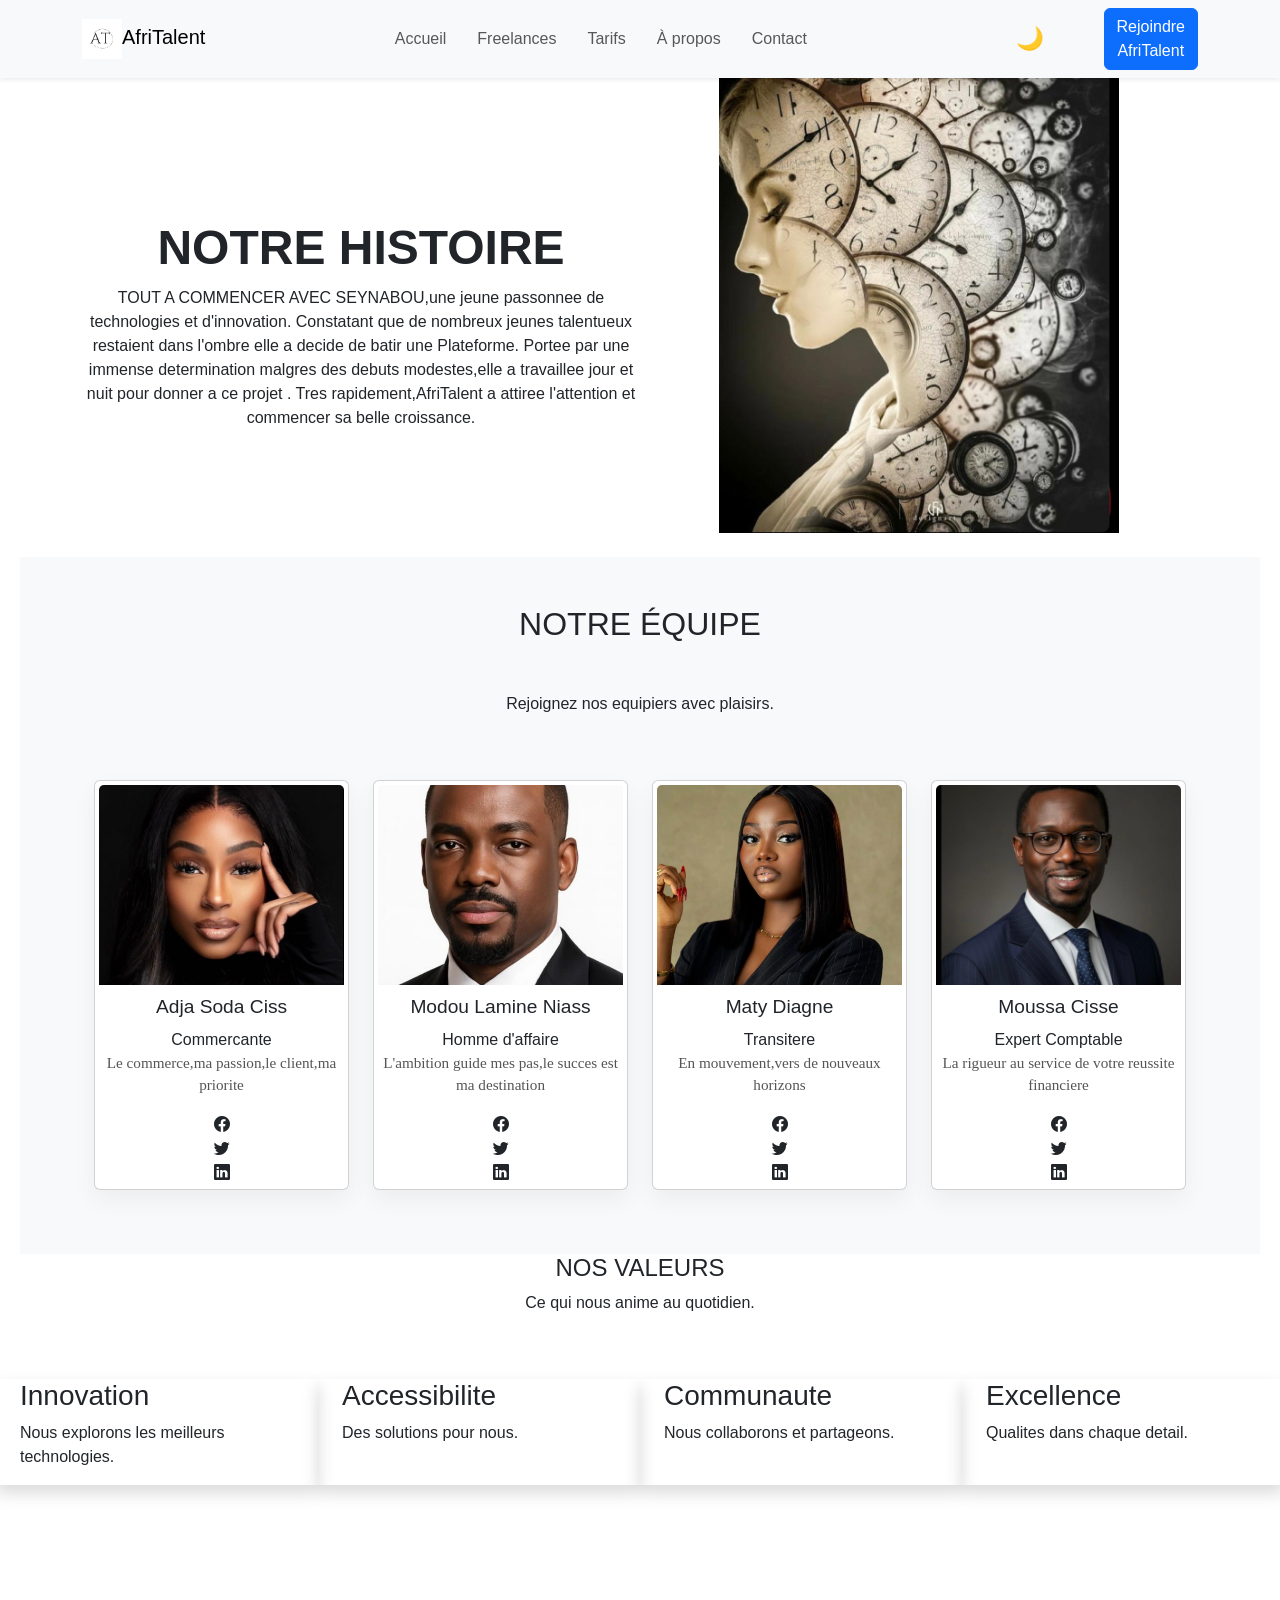
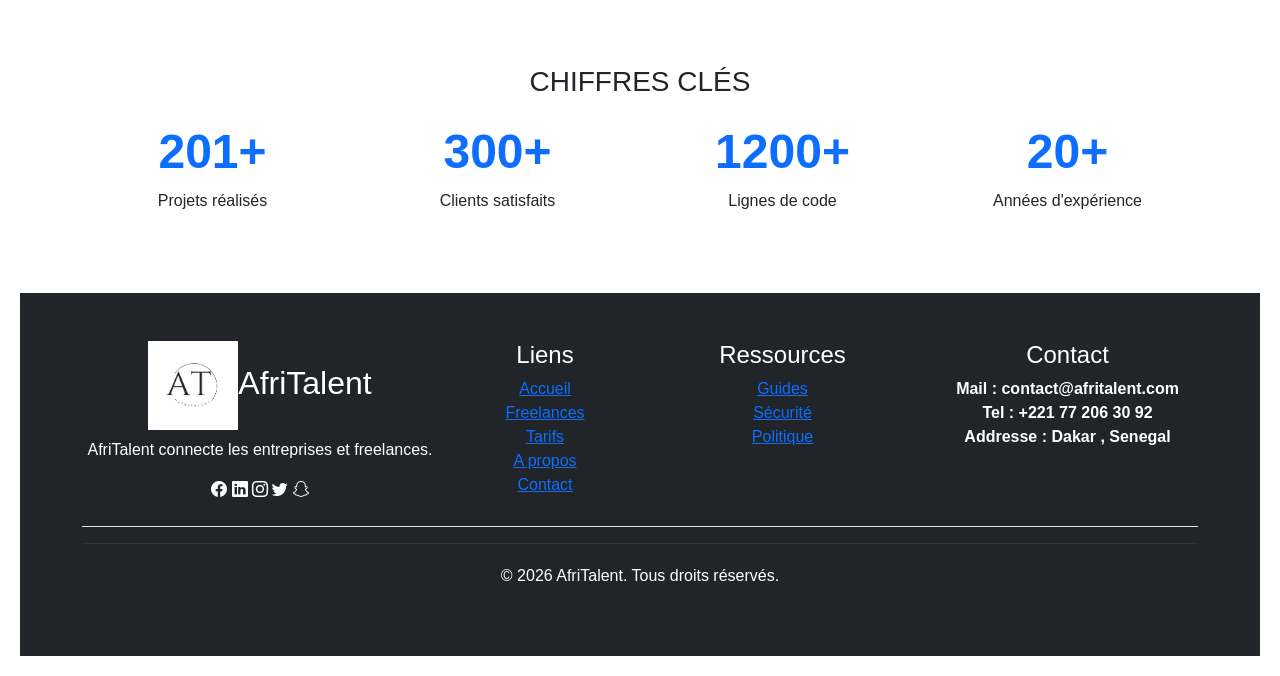
<file: about.html>
<!DOCTYPE html>
<html lang="fr">
<head>
  <meta charset="UTF-8" />
  <meta name="viewport" content="width=device-width, initial-scale=1.0"/>
  <title>AfriTalent</title>
<link rel="stylesheet" href="css/style.css" type="text/css">
  <!-- Bootstrap -->
  <link
    href="https://cdn.jsdelivr.net/npm/bootstrap@5.3.3/dist/css/bootstrap.min.css"
    rel="stylesheet"
  />

  <!-- Bootstrap Icons -->
  <link
    rel="stylesheet"
    href="https://cdn.jsdelivr.net/npm/bootstrap-icons@1.11.3/font/bootstrap-icons.min.css"
  />

  <!-- Google Fonts -->
  <link rel="preconnect" href="https://fonts.googleapis.com">
  <link
    href="https://fonts.googleapis.com/css2?family=Poppins:wght@300;400;500;600;700;800&display=swap"
    rel="stylesheet"
  />

<!-- NAVBAR -->

<nav class="navbar navbar-expand-lg navbar-light bg-light shadow-sm fixed-top">
  <div class="container">

    <a class="navbar-brand" ><img src="images/imagelogo.jpeg" width="40PX" href="#">AfriTalent</a>

    <!--button mobile-->
      <button class="navbar-toggler "
       type="button"
        data bs-toggle="collapse"
         data-bs-target="#navbarnav"
         >
      <span class="navbar-toggler-icon"></span>
    </button>

    <div class="collapse navbar-collapse" id="nav">

      <ul class="navbar-nav mx-auto">

        <li class="nav-item">
          <a class="nav-link" href="index.html">Accueil</a>
        </li>

        <li class="nav-item">
          <a class="nav-link" href="freelances.html">Freelances</a>
        </li>

        <li class="nav-item">
          <a class="nav-link" href="tarifs.html">Tarifs</a>
        </li>

        <li class="nav-item">
          <a class="nav-link" href="#">À propos</a>
        </li>

        <li class="nav-item">
          <a class="nav-link" href="contact.html">Contact</a>
        </li>

      </ul>
    <!--bouton-->
    <li class="nav-item d-flex align-items-center ms-2">
          <button id="theme-toggle" class="btn btn-sm">🌙</button>
        <a href="#" class="btn btn-primary ms-3">Rejoindre AfriTalent</a>
      </div>
  </div>
</nav>

    <!--HISTOIRE-->
    <section class="py-4"> 
        <div class="container">
        <div class="row align-items-center">      
    <section class="hero d-flex align-items-center text-center">
        
                <!--texte-->
                <div class="col-lg-6">
                    <div class="container-fluid py-5 text-center"></div>
                    <!-- <h1 class="hero title">NOTRE HISTOIRE</h1> -->
                    <h1 class="">NOTRE HISTOIRE</h1>
                    <p class="hero-subtile">TOUT A COMMENCER AVEC SEYNABOU,une jeune passonnee de technologies et
                        d'innovation.
                        Constatant que de nombreux jeunes talentueux restaient dans l'ombre elle a decide de batir une
                        Plateforme.
                        Portee par une immense determination malgres des debuts modestes,elle
                        a travaillee jour et nuit pour donner a ce projet .
                        Tres rapidement,AfriTalent a attiree l'attention et commencer sa belle croissance.
                    </p>
                    <div class="mt-4">
                    </div>
                </div>
                <!--image-->
                <div class="col-lg-6 text-center">
                    <img src="images/imagentrehis.jpeg" alt="Freelances" class="img-fluid hero-img" width="400" height="900"
                        height="60pxs">
                </div>
            </div>
        </div>
    </section>


    <!--EQUIPE-->
<section class="py-5 bg-light">
    <div class="container text-center"> <h2 class="mb-5">NOTRE ÉQUIPE</h2>
      <p  class="text-center pb-5">Rejoignez nos equipiers avec plaisirs.</p>
        <div class="row justify-content-center">

        <div class="cards row">
            <div class="col-md-4 col-12 col-lg-3 mb-3">
                <div class="card p-1 text-center">
                    <img class="card-img-top" src="images/imagesoda.jpeg" width="400" height="300pxs">
                    <h3>Adja Soda Ciss</h3>
                    <span>Commercante</span>
                    <p>Le commerce,ma passion,le client,ma priorite</p>
                    <i class="bi bi-facebook"></i>
                    <i class="bi bi-twitter"></i>
                    <i class="bi bi-linkedin"></i>
                </div>
            </div>

            <div class="col-md-4 col-12 col-lg-3 mb-3">
                <div class="card p-1 text-center">
                    <img class="card-img-top" src="images/imagemodou.jpeg" width="400" height="300pxs">
                    <h3>Modou Lamine Niass</h3>
                    <span>Homme d'affaire</span>
                    <p>L'ambition guide mes pas,le succes est ma destination</p>
                    <i class="bi bi-facebook"></i>
                    <i class="bi bi-twitter"></i>
                    <i class="bi bi-linkedin"></i>
                </div>
            </div>

            <div class="col-md-4 col-12 col-lg-3 mb-3">
                <div class="card p-1 text-center">
                    <img class="card-img-top" src="images/imagematy.jpeg" width="400" height="300pxs">
                    <h3>Maty Diagne</h3>
                    <span>Transitere</span>
                    <p>En mouvement,vers de nouveaux horizons</p>
                    <i class="bi bi-facebook"></i>
                    <i class="bi bi-twitter"></i>
                    <i class="bi bi-linkedin"></i>
                </div>
            </div>

            <div class="col-md-4 col-12 col-lg-3 mb-3">
                <div class="card p-1 text-center">
                    <img class="card-img-top" src="images/imagemoussa.jpeg" width="400" height="300pxs">
                    <h3>Moussa Cisse</h3>
                    <span>Expert Comptable</span>
                    <p>La rigueur au service de votre reussite financiere</p>
                    <i class="bi bi-facebook"></i>
                    <i class="bi bi-twitter"></i>
                    <i class="bi bi-linkedin"></i>
                </div>
            </div>
         </div>
</section>

    <!--VALEURS-->
    <section class="values">
        <h4 class="text-center p`">NOS VALEURS</h4>
        <p  class="text-center pb-5">Ce qui nous anime au quotidien.</p>

        <div class="value-box row g-5">

            <div class="col-lg-3 col-md-3 col-12 shadow">
                <h3>Innovation</h3>
                <p>Nous explorons les meilleurs technologies.</p>
            </div>

            <div class="col-lg-3 col-md-3 col-12 shadow">
                <h3>Accessibilite</h3>
                <p>Des solutions pour nous.</p>
            </div>

            <div class="col-lg-3 col-md-3 col-12 shadow">
                <h3>Communaute</h3>
                <p>Nous collaborons et partageons.</p>
            </div>

            <div class="col-lg-3 col-md-3 col-12 shadow ">
                <h3>Excellence</h3>
                <p>Qualites dans chaque detail.</p>
            </div>

        </div>
    </section>

<!--CHIFFRES-->
<section class="about-intro fade-in-section">
  <h2>À propos de AfriTalent</h2>
  <p>Contenu de votre section...</p>
</section>

<section class="services fade-in-section">
  <h2>Nos Services</h2>
  </section>
<section class="py-5">
    <div class="container text-center">
        <h3 class="mb-4">CHIFFRES CLÉS</h3>
        <div class="row">
            <div class="col-md-3 col-6 mb-3">
                <h2 class="text-primary counter" data-target="0">201+</h2>
                <p>Projets réalisés</p>
            </div>
            <div class="col-md-3 col-6 mb-3">
                <h2 class="text-primary counter" data-target="0">300+</h2>
                <p>Clients satisfaits</p>
            </div>
            <div class="col-md-3 col-6 mb-3">
                <h2 class="text-primary counter" data-target="0">1200+</h2>
                <p>Lignes de code</p>
            </div>
            <div class="col-md-3 col-6 mb-3">
                <h2 class="text-primary counter" data-target="0">20+</h2>
                <p>Années d'expérience</p>
            </div>
        </div>
    </div>
</section>
      
     
    <!-- FOOTER -->

  <footer class="bg-dark text-white py-5">

    <div class="container">

      <div class="row">

        <div class="col-lg-4">

          <h2>
           <a class="navbar-brand"><img src="images/imagelogo.jpeg" width="90PX" >AfriTalent</a>
          </h2>

          <p>
            AfriTalent connecte les entreprises et freelances.
          </p>

          <div class="socials">
            <i class="bi bi-facebook"></i>
            <i class="bi bi-linkedin"></i>
            <i class="bi bi-instagram"></i>
            <i class="bi bi-twitter"></i>
            <i class="bi bi-snapchat"></i>
          </div>

        </div>

        <div class="col-lg-2 ">
          <div class="d-flex flex-column">
            <h4>Liens</h4>

            <a href="#">Accueil</a>
            <a href="#">Freelances</a>
            <a href="#">Tarifs</a>
            <a href="#">A propos</a>
            <a href="#">Contact</a>
          </div>
        </div>

        <div class="col-lg-3">
          <div class="d-flex flex-column">
            <h4>Ressources</h4>

            <a href="#">Guides</a>
            <a href="#">Sécurité</a>
            <a href="#">Politique</a>
          </div>
        </div>

        <div class="col-lg-3">

          <div class="d-flex flex-column">
            <h4>Contact</h4>

            <strong>Mail : contact@afritalent.com</strong>
            <strong>Tel : +221 77 206 30 92</strong>
            <strong>Addresse : Dakar , Senegal </strong>

          </div>
        </div>

      </div>

      <!--ligne copyright-->
       <div class="text-center mt-4 border-top pt-3"></div>
        <div class="copyright text-center">
        © 2026 AfriTalent. Tous droits réservés.
      </div>

    </div>

  </footer>

  <script src="https://cdn.jsdelivr.net/npm/bootstrap@5.3.3/dist/js/bootstrap.bundle.min.js"></script>
  <script src="js/main.js"></script>
  
  </body>

</html>
</file>
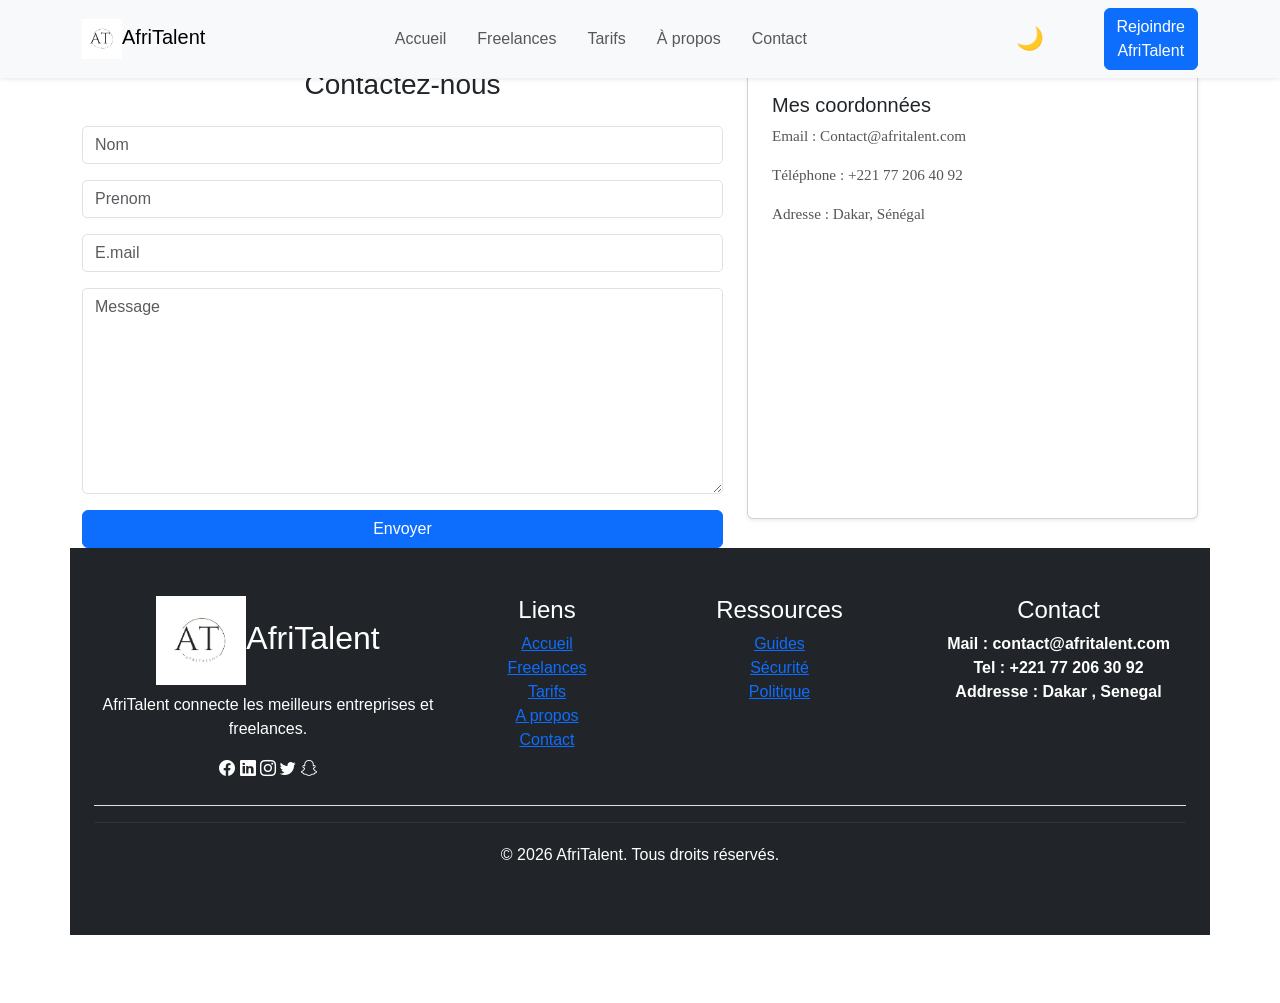
<file: contact.html>
<!DOCTYPE html>
<html lang="fr">

<head>
  <meta charset="UTF-8" />
  <meta name="viewport" content="width=device-width, initial-scale=1.0" />
  <title>AfriTalent</title>
  <link rel="stylesheet" href="css/style.css" type="text/css">
  <!-- Bootstrap -->
  <link href="https://cdn.jsdelivr.net/npm/bootstrap@5.3.3/dist/css/bootstrap.min.css" rel="stylesheet" />

  <!-- Bootstrap Icons -->
  <link rel="stylesheet" href="https://cdn.jsdelivr.net/npm/bootstrap-icons@1.11.3/font/bootstrap-icons.min.css" />

  <!-- Google Fonts -->
  <link rel="preconnect" href="https://fonts.googleapis.com">
  <link href="https://fonts.googleapis.com/css2?family=Poppins:wght@300;400;500;600;700;800&display=swap"
    rel="stylesheet" />

  <!-- NAVBAR -->

  <nav class="navbar navbar-expand-lg navbar-light bg-light shadow-sm fixed-top">
    <div class="container">

      <a class="navbar-brand"><img src="images/imagelogo.jpeg" width="40PX" href="#">AfriTalent</a>

      <!--button mobile-->
      <button class="navbar-toggler " type="button" data bs-toggle="collapse" data-bs-target="#navbarnav">
        <span class="navbar-toggler-icon"></span>
      </button>

      <div class="collapse navbar-collapse" id="nav">

        <ul class="navbar-nav mx-auto">

          <li class="nav-item">
            <a class="nav-link" href="index.html">Accueil</a>
          </li>

          <li class="nav-item">
            <a class="nav-link" href="freelances.html">Freelances</a>
          </li>

          <li class="nav-item">
            <a class="nav-link" href="tarifs.html">Tarifs</a>
          </li>

          <li class="nav-item">
            <a class="nav-link" href="about.html">À propos</a>
          </li>

          <li class="nav-item">
            <a class="nav-link" href="#">Contact</a>
          </li>

        </ul>
        <!--bouton-->
        <li class="nav-item d-flex align-items-center ms-2">
          <button id="theme-toggle" class="btn btn-sm">🌙</button>
        <a href="#" class="btn btn-primary ms-3">Rejoindre AfriTalent</a>
      </div>
    </div>
  </nav>
  
   <!--Contacts-->
   <div class="container py-5">
  <div class="row">
    
    <div class="col-md-7">
      <h3 class="mb-4">Contactez-nous</h3>
      <form>
        <input type="text" class="form-control mb-3" placeholder="Nom">
        <input type="text" class="form-control mb-3" placeholder="Prenom">
        <input type="text" class="form-control mb-3" placeholder="E.mail">
        <textarea class="form-control mb-3" rows="8" placeholder="Message"></textarea>
        <button class="btn btn-primary">Envoyer</button>
      </form>
    </div>
      
    <!--Coordonnees-->
    <div class="col-md-5">
      <div class="card p-4 shadow-sm">
        <h5>Mes coordonnées</h5>
        <p>Email : Contact@afritalent.com</p>
        <p>Téléphone : +221 77 206 40 92</p>
        <p>Adresse : Dakar, Sénégal</p>
        <div class="mt-3">
          <iframe src="https://www.google.com/maps/embed?pb=!1m23!1m12!1m3!1d123498.87515353168!2d-17.5074863081607!3d14.693363323895863!2m3!1f0!2f0!3f0!3m2!1i1024!2i768!4f13.1!4m8!3e6!4m0!4m5!1s0xec1732eee4f4607%3A0x6b39f76b854e4bc6!2sFreelancewaar%20-%20Agence%20de%20Marketing%20Digital%20Freelance%2C%20Dakar!3m2!1d14.6927674!2d-17.4627508!5e0!3m2!1sfr!2ssn!4v1778666073616!5m2!1sfr!2ssn"" width="100%" height="250"></iframe>
        </div>
      </div>
    </div>

    
    <!--Footer-->
    <footer class="bg-dark text-white py-5">

    <div class="container">

      <div class="row">

        <div class="col-lg-4">

          <h2>
           <a class="navbar-brand"><img src="images/imagelogo.jpeg" width="90PX" >AfriTalent</a>
          </h2>

          <p>
            AfriTalent connecte les meilleurs entreprises et freelances.
          </p>

          <div class="socials">
            <i class="bi bi-facebook"></i>
            <i class="bi bi-linkedin"></i>
            <i class="bi bi-instagram"></i>
            <i class="bi bi-twitter"></i>
            <i class="bi bi-snapchat"></i>
          </div>

        </div>

        <div class="col-lg-2 ">
          <div class="d-flex flex-column">
            <h4>Liens</h4>

            <a href="#">Accueil</a>
            <a href="#">Freelances</a>
            <a href="#">Tarifs</a>
            <a href="#">A propos</a>
            <a href="#">Contact</a>
          </div>
        </div>

        <div class="col-lg-3">
          <div class="d-flex flex-column">
            <h4>Ressources</h4>

            <a href="#">Guides</a>
            <a href="#">Sécurité</a>
            <a href="#">Politique</a>
          </div>
        </div>

        <div class="col-lg-3">

          <div class="d-flex flex-column">
            <h4>Contact</h4>

            <strong>Mail : contact@afritalent.com</strong>
            <strong>Tel : +221 77 206 30 92</strong>
            <strong>Addresse : Dakar , Senegal </strong>

          </div>
        </div>

      </div>

      <!--ligne copyright-->
       <div class="text-center mt-4 border-top pt-3"></div>
        <div class="copyright text-center">
        © 2026 AfriTalent. Tous droits réservés.
      </div>

    </div>

  </footer>

  <script src="https://cdn.jsdelivr.net/npm/bootstrap@5.3.3/dist/js/bootstrap.bundle.min.js"></script>
<script src="js/main.js"></script>
  </body>

</html>
</file>
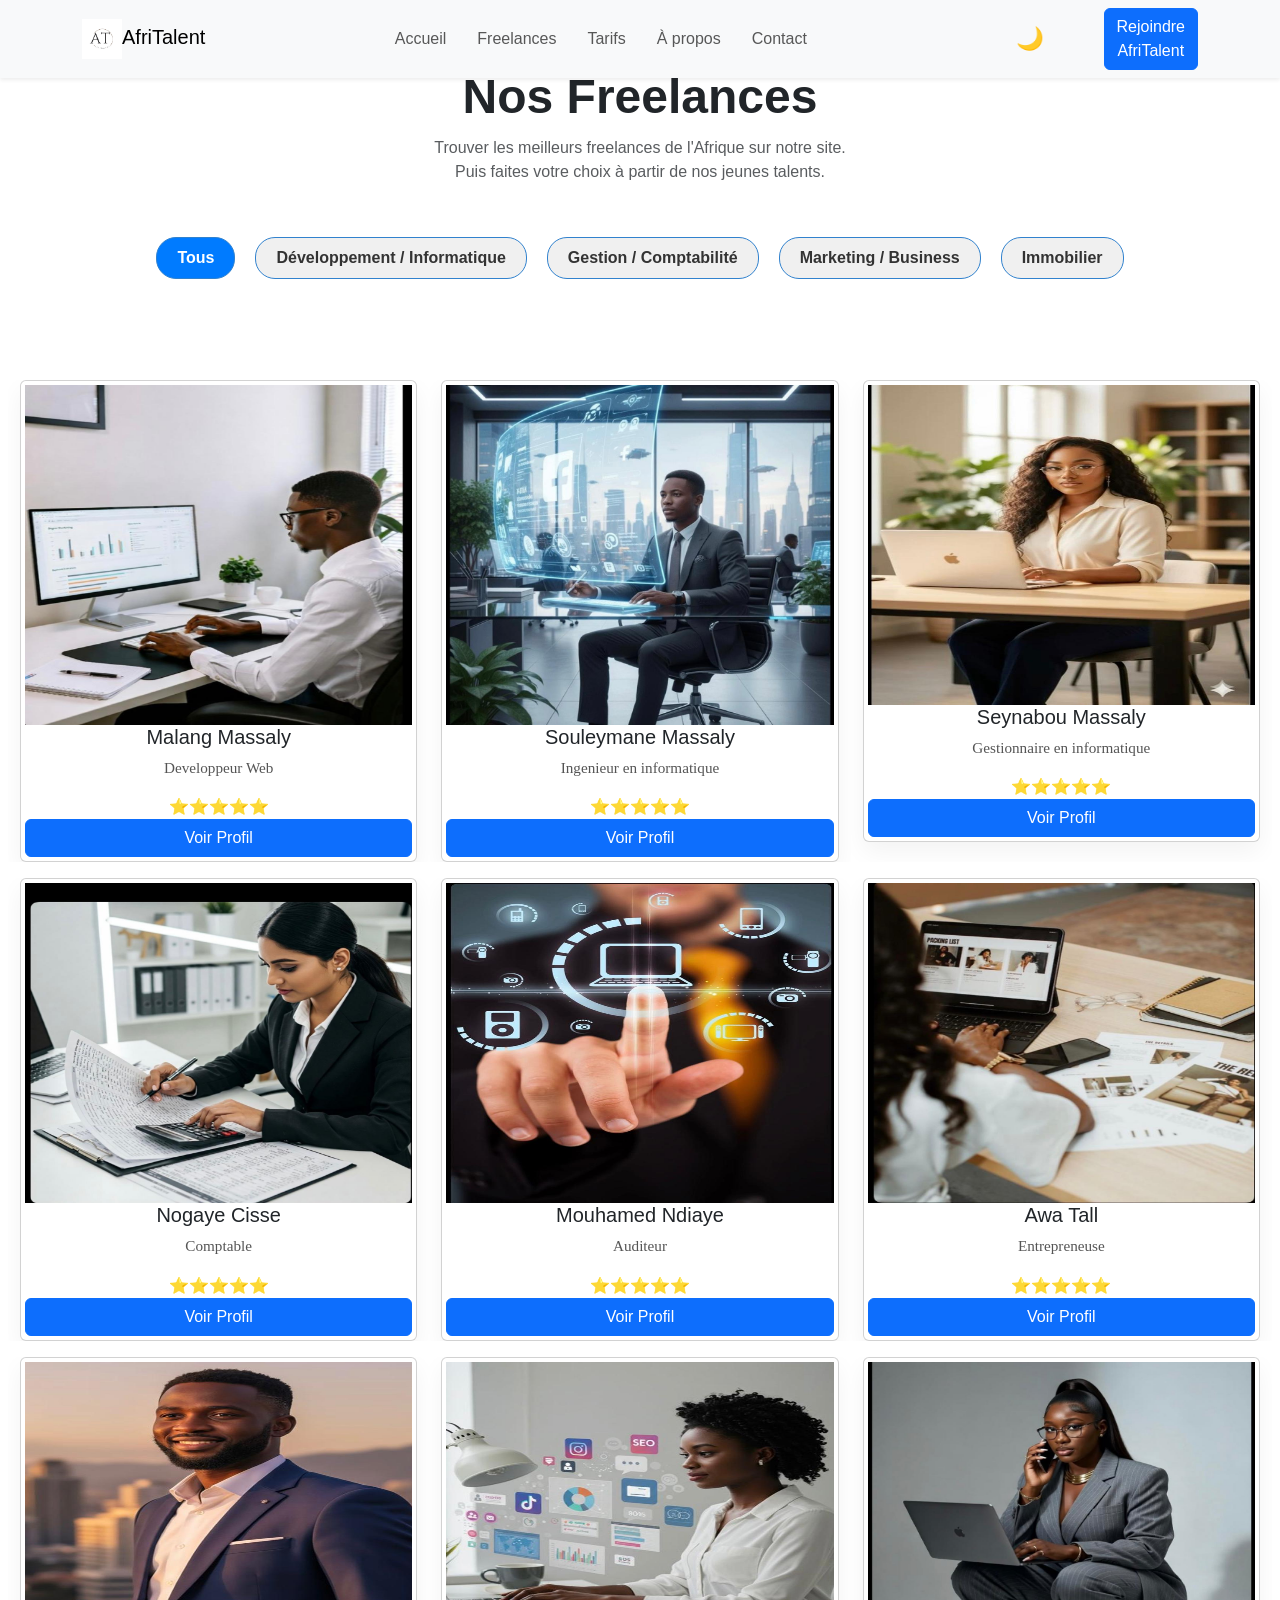
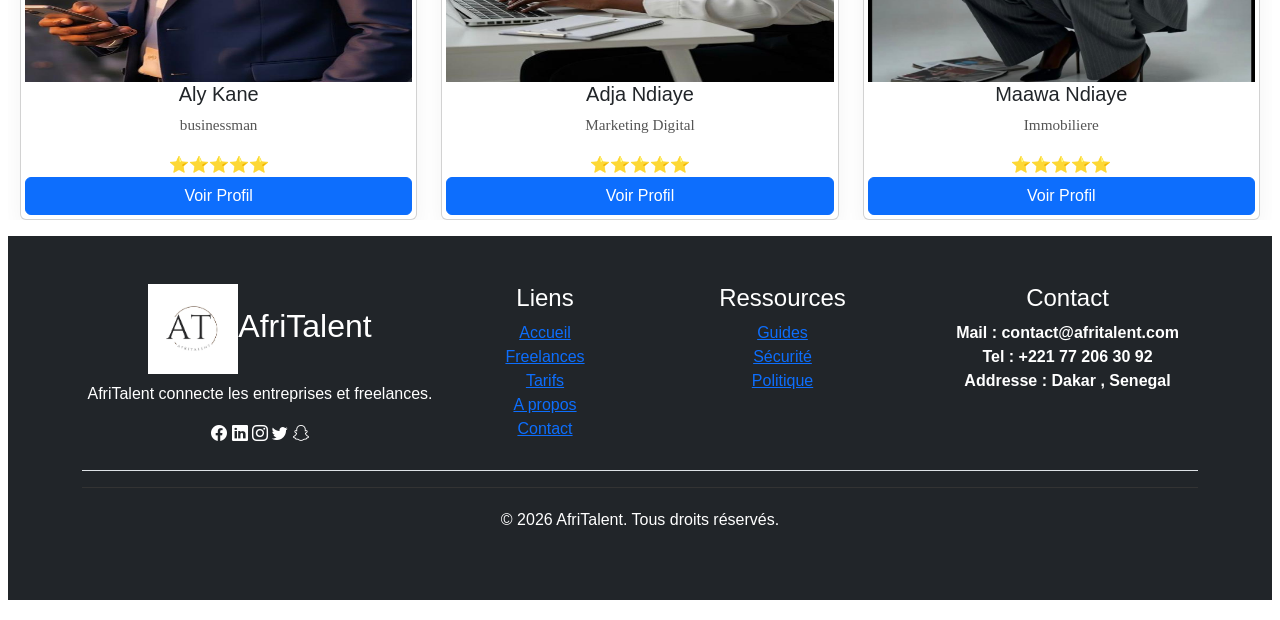
<file: freelances.html>
<!DOCTYPE html>
<html lang="fr">

<head>
  <meta charset="UTF-8" />
  <meta name="viewport" content="width=device-width,s initial-scale=1.0" />

  <title>AfriTalent</title>

  <link rel="stylesheet" href="css/style.css" type="text/css">
  <!-- Bootstrap -->
  <link href="https://cdn.jsdelivr.net/npm/bootstrap@5.3.3/dist/css/bootstrap.min.css" rel="stylesheet" />

  <!-- Bootstrap Icons -->
  <link rel="stylesheet" href="https://cdn.jsdelivr.net/npm/bootstrap-icons@1.11.3/font/bootstrap-icons.min.css" />

  <!-- Google Fonts -->
  <link rel="preconnect" href="https://fonts.googleapis.com">
  <link href="https://fonts.googleapis.com/css2?family=Poppins:wght@300;400;500;600;700;800&display=swap"
    rel="stylesheet" />

  <!-- NAVBAR -->

  <nav class="navbar navbar-expand-lg navbar-light bg-light shadow-sm fixed-top">
    <div class="container">

      <a class="navbar-brand"><img src="images/imagelogo.jpeg" width="40PX" href="#">AfriTalent</a>

      <!--button mobile-->
      <button class="navbar-toggler " type="button" data bs-toggle="collapse" data-bs-target="#navbarnav">
        <span class="navbar-toggler-icon"></span>
      </button>

      <div class="collapse navbar-collapse" id="nav">

        <ul class="navbar-nav mx-auto">

          <li class="nav-item">
            <a class="nav-link" href="index.html">Accueil</a>
          </li>

          <li class="nav-item">
            <a class="nav-link" href="#">Freelances</a>
          </li>

          <li class="nav-item">
            <a class="nav-link" href="tarifs.html">Tarifs</a>
          </li>

          <li class="nav-item">
            <a class="nav-link" href="about.html">À propos</a>
          </li>

          <li class="nav-item">
            <a class="nav-link" href="contact.html">Contact</a>
          </li>

        </ul>
        <!--bouton-->
        <li class="nav-item d-flex align-items-center ms-2">
          <button id="theme-toggle" class="btn btn-sm">🌙</button>
        <a href="#" class="btn btn-primary ms-3">Rejoindre AfriTalent</a>
      </div>
    </div>
  </nav>

    <div class="container py-5 text-center">
    <h1>Nos Freelances</h1>
    <p class="text-muted mb-5">
        Trouver les meilleurs freelances de l'Afrique sur notre site. <br>
        Puis faites votre choix à partir de nos jeunes talents.
    </p>
    

    <div class="filter-container mb-5">
        <button class="filter-btn active" data-filter="all">Tous</button>
        <button class="filter-btn" data-filter="informatique">Développement / Informatique</button>
        <button class="filter-btn" data-filter="gestion">Gestion / Comptabilité</button>
        <button class="filter-btn" data-filter="marketing">Marketing / Business</button>
        <button class="filter-btn" data-filter="immobilier">Immobilier</button>
    </div>
</div>

    <div class="row hero">
    <!-- Développement / Informatique -->
    <div class="col-md-4 mb-3 freelance-card" data-category="dev">
        <div class="card p-1 text-center">
            <img src="images/imagemalang.jpeg" height="340px">
            <h5>Malang Massaly</h5>
            <p>Developpeur Web</p>
            <span>⭐⭐⭐⭐⭐</span> 
            <button class="btn btn-primary">Voir Profil</button>
        </div>
    </div>

    <div class="col-md-4 mb-3 freelance-card" data-category="dev">
        <div class="card p-1 text-center">
            <img src="images/imagesouley.jpeg" height="340px">
            <h5>Souleymane Massaly</h5>
            <p>Ingenieur en informatique</p>
            <span>⭐⭐⭐⭐⭐</span> 
            <button class="btn btn-primary">Voir Profil</button>
        </div>
    </div>

    <!-- Gestion / Comptabilité -->
    <div class="col-md-4 mb-3 freelance-card" data-category="gestion">
        <div class="card p-1 text-center">
            <img src="images/imagesey.jpeg" height="320px">
            <h5>Seynabou Massaly</h5>
            <p>Gestionnaire en informatique</p>
            <span>⭐⭐⭐⭐⭐</span> 
            <button class="btn btn-primary">Voir Profil</button>
        </div>
    </div>

    <div class="col-md-4 mb-3 freelance-card" data-category="gestion">
        <div class="card p-1 text-center">
            <img src="images/imagenogaye.jpeg" height="320px">
            <h5>Nogaye Cisse</h5>
            <p>Comptable</p>
            <span>⭐⭐⭐⭐⭐</span> 
            <button class="btn btn-primary">Voir Profil</button>
        </div>
    </div>

    <div class="col-md-4 mb-3 freelance-card" data-category="gestion">
        <div class="card p-1 text-center">
            <img src="images/imageahmed.jpeg" height="320px">
            <h5>Mouhamed Ndiaye</h5>
            <p>Auditeur</p>
            <span>⭐⭐⭐⭐⭐</span> 
            <button class="btn btn-primary">Voir Profil</button>
        </div>
    </div>

    <!-- Marketing / Business -->
    <div class="col-md-4 mb-3 freelance-card" data-category="marketing">
        <div class="card p-1 text-center">
            <img src="images/imageawa.jpeg" height="320px">
            <h5>Awa Tall</h5>
            <p>Entrepreneuse</p>
            <span>⭐⭐⭐⭐⭐</span> 
            <button class="btn btn-primary">Voir Profil</button>
        </div>
    </div>

    <div class="col-md-4 mb-3 freelance-card" data-category="marketing">
        <div class="card p-1 text-center">
            <img src="images/imagealy.jpeg" height="320px">
            <h5>Aly Kane</h5>
            <p>businessman</p>
            <span>⭐⭐⭐⭐⭐</span> 
            <button class="btn btn-primary">Voir Profil</button>
        </div>
    </div>

    <div class="col-md-4 mb-3 freelance-card" data-category="marketing">
        <div class="card p-1 text-center">
            <img src="images/imageaby.jpeg" height="320px">
            <h5>Adja Ndiaye</h5>
            <p>Marketing Digital</p>
            <span>⭐⭐⭐⭐⭐</span> 
            <button class="btn btn-primary">Voir Profil</button>
        </div>
    </div>

    <!-- Immobilier -->
    <div class="col-md-4 mb-3 freelance-card" data-category="immobilier">
        <div class="card p-1 text-center">
            <img src="images/imagemaawa.jpeg" height="320px">
            <h5>Maawa Ndiaye</h5>
            <p>Immobiliere</p>
            <span>⭐⭐⭐⭐⭐</span> 
            <button class="btn btn-primary">Voir Profil</button>
        </div>
    </div>
</div>

  <div class="row hero">
    
      

  <!-- FOOTER -->

  <footer class="bg-dark text-white py-5">

    <div class="container">

      <div class="row">

        <div class="col-lg-4">

          <h2>
           <a class="navbar-brand"><img src="images/imagelogo.jpeg" width="90PX" >AfriTalent</a>
          </h2>

          <p>
            AfriTalent connecte les entreprises et freelances.
          </p>

          <div class="socials">
            <i class="bi bi-facebook"></i>
            <i class="bi bi-linkedin"></i>
            <i class="bi bi-instagram"></i>
            <i class="bi bi-twitter"></i>
            <i class="bi bi-snapchat"></i>
          </div>

        </div>

        <div class="col-lg-2 ">
          <div class="d-flex flex-column">
            <h4>Liens</h4>

            <a href="#">Accueil</a>
            <a href="#">Freelances</a>
            <a href="#">Tarifs</a>
            <a href="#">A propos</a>
            <a href="#">Contact</a>
          </div>
        </div>

        <div class="col-lg-3">
          <div class="d-flex flex-column">
            <h4>Ressources</h4>

            <a href="#">Guides</a>
            <a href="#">Sécurité</a>
            <a href="#">Politique</a>
          </div>
        </div>

        <div class="col-lg-3">

          <div class="d-flex flex-column">
            <h4>Contact</h4>

            <strong>Mail : contact@afritalent.com</strong>
            <strong>Tel : +221 77 206 30 92</strong>
            <strong>Addresse : Dakar , Senegal </strong>

          </div>
        </div>

      </div>

      <!--ligne copyright-->
       <div class="text-center mt-4 border-top pt-3"></div>
        <div class="copyright text-center">
        © 2026 AfriTalent. Tous droits réservés.
      </div>

    </div>

  </footer>

  <script src="https://cdn.jsdelivr.net/npm/bootstrap@5.3.3/dist/js/bootstrap.bundle.min.js"></script>
<script src="js/main.js"></script>
  </body>

</html>
</file>
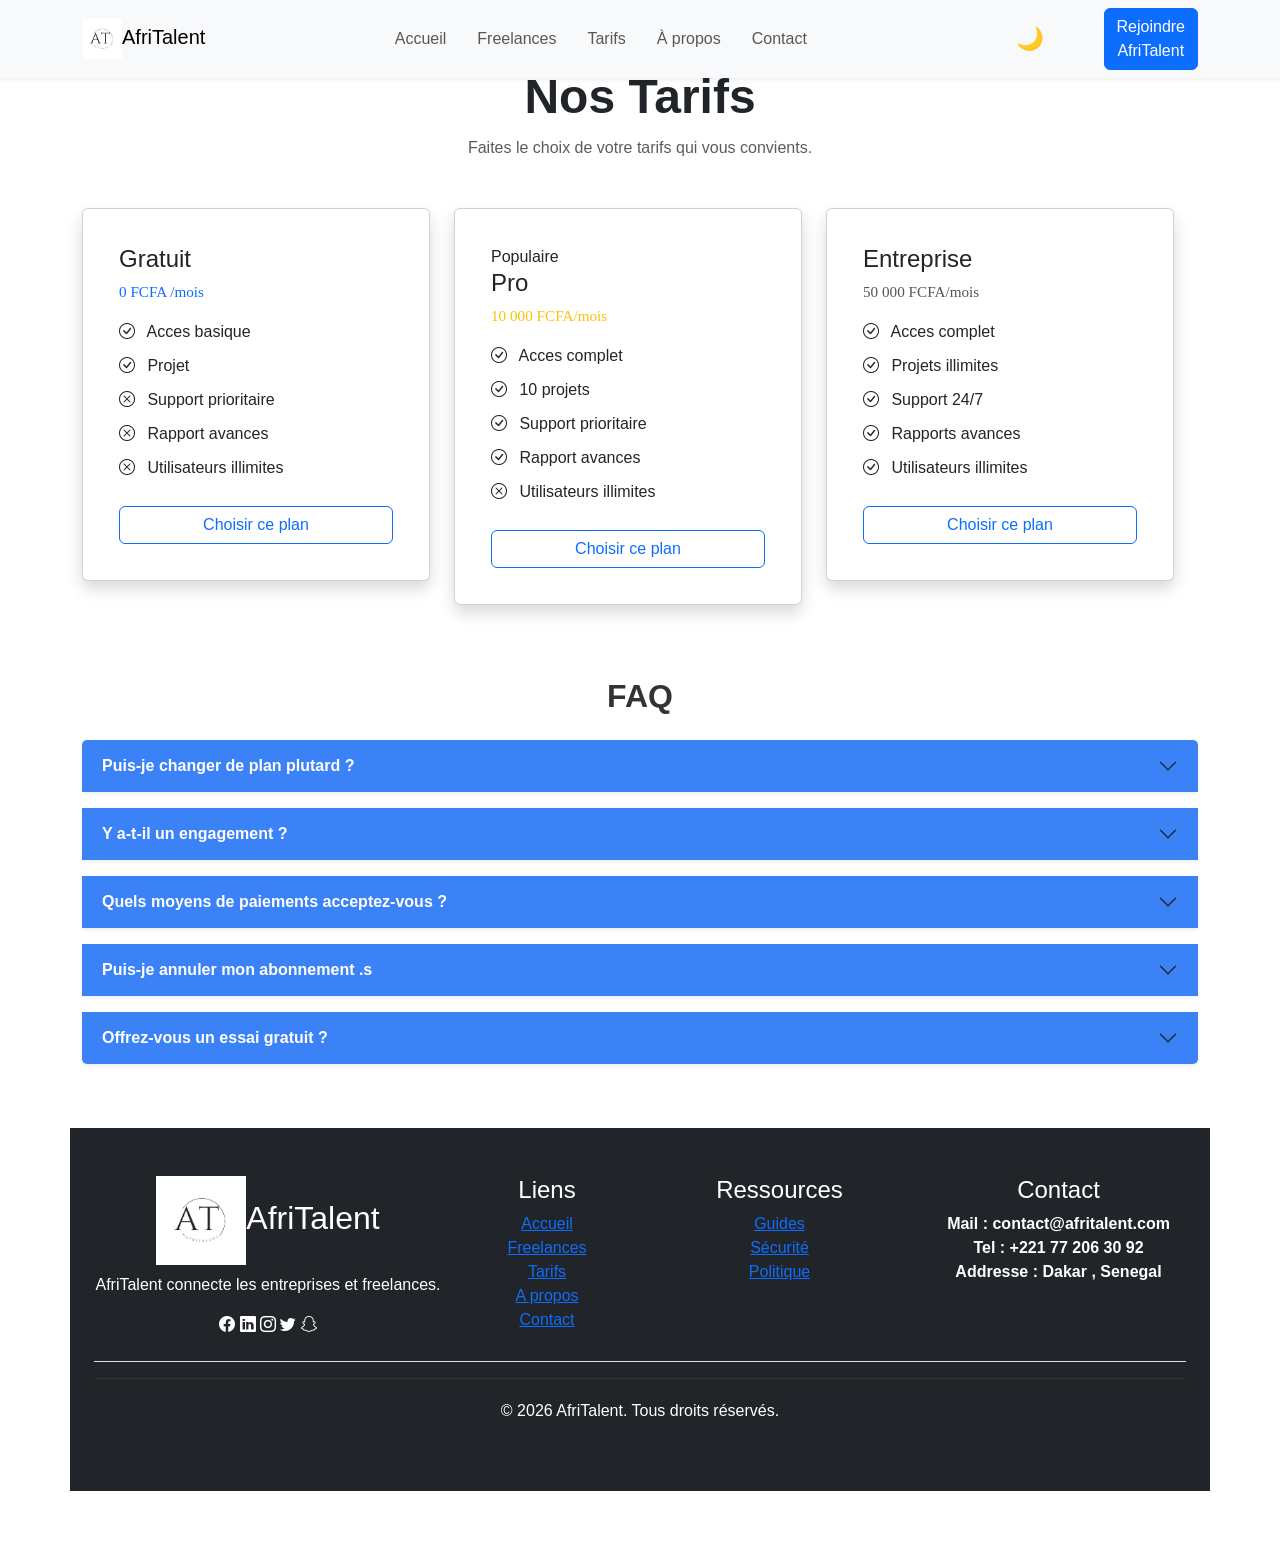
<file: tarifs.html>
<!DOCTYPE html>
<html lang="fr">
<head>
  <meta charset="UTF-8" />
  <meta name="viewport" content="width=device-width, initial-scale=1.0"/>
  <title>AfriTalent</title>
<link rel="stylesheet" href="css/style.css" type="text/css">
  <!-- Bootstrap -->
  <link
    href="https://cdn.jsdelivr.net/npm/bootstrap@5.3.3/dist/css/bootstrap.min.css"
    rel="stylesheet"
  />

  <!-- Bootstrap Icons -->
  <link
    rel="stylesheet"
    href="https://cdn.jsdelivr.net/npm/bootstrap-icons@1.11.3/font/bootstrap-icons.min.css"
  />

  <!-- Google Fonts -->
  <link rel="preconnect" href="https://fonts.googleapis.com">
  <link
    href="https://fonts.googleapis.com/css2?family=Poppins:wght@300;400;500;600;700;800&display=swap"
    rel="stylesheet"
  />

<!-- NAVBAR -->

<nav class="navbar navbar-expand-lg navbar-light bg-light shadow-sm fixed-top">
  <div class="container">

    <a class="navbar-brand" ><img src="images/imagelogo.jpeg" width="40PX" href="#">AfriTalent</a>

    <!--button mobile-->
      <button class="navbar-toggler "
       type="button"
        data bs-toggle="collapse"
         data-bs-target="#navbarnav"
         >
      <span class="navbar-toggler-icon"></span>
    </button>

    <div class="collapse navbar-collapse" id="nav">

      <ul class="navbar-nav mx-auto">

        <li class="nav-item">
          <a class="nav-link" href="index.html">Accueil</a>
        </li>

        <li class="nav-item">
          <a class="nav-link" href="freelances.html">Freelances</a>
        </li>

        <li class="nav-item">
          <a class="nav-link" href="#">Tarifs</a>
        </li>

        <li class="nav-item">
          <a class="nav-link" href="about.html">À propos</a>
        </li>

        <li class="nav-item">
          <a class="nav-link" href="contact.html">Contact</a>
        </li>

      </ul>
    <!--bouton-->
    <li class="nav-item d-flex align-items-center ms-2">
          <button id="theme-toggle" class="btn btn-sm">🌙</button>
        <a href="#" class="btn btn-primary ms-3">Rejoindre AfriTalent</a>
      </div>
  </div>
</nav>

<div class="container py-5 text-center">
    <h1>Nos Tarifs</h1>
    <p class="text-muted mb-5">Faites le choix de votre tarifs qui vous convients.</p>
        <div class="row">

<div class="row">
  <div class="col-md-4 mb-4">
    <div class="card shadow popular price-card">
      <div class="card-body">
        <h4>Gratuit</h4>
        <p class="price text-primary">0 FCFA /mois</p>
        <ul class="list-unstyled text-start">
          <li><i class="bi bi-check-circle"></i> Acces basique</li>
          <li><i class="bi bi-check-circle"></i> Projet</li>
          <li><i class="bi bi-x-circle"></i> Support prioritaire</li>
          <li><i class="bi bi-x-circle"></i> Rapport avances</li>
          <li><i class="bi bi-x-circle"></i> Utilisateurs illimites</li>
        </ul>
        <button class="btn btn-outline-primary mt-3">Choisir ce plan</button>
      </div>
    </div>
  </div>

  <div class="col-md-4 mb-4">
    <div class="card shadow popular price-card">
      <div class="card-body">
        <span class="badge-pop">Populaire</span>
        <h4>Pro</h4>
        <p class="price text-warning">10 000 FCFA/mois</p>
        <ul class="list-unstyled text-start">
          <li><i class="bi bi-check-circle"></i> Acces complet</li>
          <li><i class="bi bi-check-circle"></i> 10 projets</li>
          <li><i class="bi bi-check-circle"></i> Support prioritaire</li>
          <li><i class="bi bi-check-circle"></i> Rapport avances</li>
          <li><i class="bi bi-x-circle"></i> Utilisateurs illimites</li>
        </ul>
        <button class="btn btn-outline-primary mt-3">Choisir ce plan</button>
      </div>
    </div>
  </div>

  <div class="col-md-4 mb-4">
    <div class="card shadow popular price-card">
      <div class="card-body">
        <h4>Entreprise</h4>
        <p class="price text-purple">50 000 FCFA/mois</p>
        <ul class="list-unstyled text-start">
          <li><i class="bi bi-check-circle"></i> Acces complet</li>
          <li><i class="bi bi-check-circle"></i> Projets illimites</li>
          <li><i class="bi bi-check-circle"></i> Support 24/7</li>
          <li><i class="bi bi-check-circle"></i> Rapports avances</li>
          <li><i class="bi bi-check-circle"></i> Utilisateurs illimites</li>
        </ul>
        <button class="btn btn-outline-primary mt-3">Choisir ce plan</button>
      </div>
    </div>
  </div>
</div>
    
    <!--FAQ-->
  <div class="container my-5">
    <h2 class="text-center mb-4 text-uppercase fw-bold" style="color: #333;">FAQ</h2>
    
    <div class="accordion" id="faqAfriTalent">
        
        <!-- Question 1 -->
        <div class="accordion-item border-0 mb-3 shadow-sm">
            <h2 class="accordion-header" id="headingOne">
                <button class="accordion-button collapsed text-white fw-semibold" type="button" data-bs-toggle="collapse" data-bs-target="#collapseOne" aria-expanded="false" aria-controls="collapseOne" style="background-color: #3b82f6;">
                    Puis-je changer de plan plutard ?
                </button>
            </h2>
            <div id="collapseOne" class="accordion-collapse collapse" aria-labelledby="headingOne" data-bs-parent="#faqAfriTalent">
                <div class="accordion-body bg-light text-muted">
                    Oui, vous pouvez changer de plan a tout moment.
                </div>
            </div>
        </div>

        <!-- Question 2 -->
        <div class="accordion-item border-0 mb-3 shadow-sm">
            <h2 class="accordion-header" id="headingTwo">
                <button class="accordion-button collapsed text-white fw-semibold" type="button" data-bs-toggle="collapse" data-bs-target="#collapseTwo" aria-expanded="false" aria-controls="collapseTwo" style="background-color: #3b82f6;">
                    Y a-t-il un engagement ?
                </button>
            </h2>
            <div id="collapseTwo" class="accordion-collapse collapse" aria-labelledby="headingTwo" data-bs-parent="#faqAfriTalent">
                <div class="accordion-body bg-light text-muted">
                    Non aucun engagement requis.
                </div>
            </div>
        </div>

        <!-- Question 3 -->
        <div class="accordion-item border-0 mb-3 shadow-sm">
            <h2 class="accordion-header" id="headingThree">
                <button class="accordion-button collapsed text-white fw-semibold" type="button" data-bs-toggle="collapse" data-bs-target="#collapseThree" aria-expanded="false" aria-controls="collapseThree" style="background-color: #3b82f6;">
                    Quels moyens de paiements acceptez-vous ?
                </button>
            </h2>
            <div id="collapseThree" class="accordion-collapse collapse" aria-labelledby="headingThree" data-bs-parent="#faqAfriTalent">
                <div class="accordion-body bg-light text-muted">
                    Carte bancaire, Mobile money, etc.
                </div>
            </div>
        </div>

        <!-- Question 4 -->
        <div class="accordion-item border-0 mb-3 shadow-sm">
            <h2 class="accordion-header" id="headingFour">
                <button class="accordion-button collapsed text-white fw-semibold" type="button" data-bs-toggle="collapse" data-bs-target="#collapseFour" aria-expanded="false" aria-controls="collapseFour" style="background-color: #3b82f6;">
                    Puis-je annuler mon abonnement .s
                </button>
            </h2>
            <div id="collapseFour" class="accordion-collapse collapse" aria-labelledby="headingFour" data-bs-parent="#faqAfriTalent">
                <div class="accordion-body bg-light text-muted">
                    Oui, a tout moment.
                </div>
            </div>
        </div>

        <!-- Question 5 -->
        <div class="accordion-item border-0 mb-3 shadow-sm">
            <h2 class="accordion-header" id="headingFive">
                <button class="accordion-button collapsed text-white fw-semibold" type="button" data-bs-toggle="collapse" data-bs-target="#collapseFive" aria-expanded="false" aria-controls="collapseFive" style="background-color: #3b82f6;">
                    Offrez-vous un essai gratuit ?
                </button>
            </h2>
            <div id="collapseFive" class="accordion-collapse collapse" aria-labelledby="headingFive" data-bs-parent="#faqAfriTalent">
                <div class="accordion-body bg-light text-muted">
                    Insère ici ta réponse pour l'essai gratuit.
                </div>
            </div>
        </div>

    </div>
</div>

    <!-- FOOTER -->

  <footer class="bg-dark text-white py-5">

    <div class="container">

      <div class="row">

        <div class="col-lg-4">

          <h2>
           <a class="navbar-brand"><img src="images/imagelogo.jpeg" width="90PX" >AfriTalent</a>
          </h2>

          <p>
            AfriTalent connecte les entreprises et freelances.
          </p>

          <div class="socials">
            <i class="bi bi-facebook"></i>
            <i class="bi bi-linkedin"></i>
            <i class="bi bi-instagram"></i>
            <i class="bi bi-twitter"></i>
            <i class="bi bi-snapchat"></i>
          </div>

        </div>

        <div class="col-lg-2 ">
          <div class="d-flex flex-column">
            <h4>Liens</h4>

            <a href="#">Accueil</a>
            <a href="#">Freelances</a>
            <a href="#">Tarifs</a>
            <a href="#">A propos</a>
            <a href="#">Contact</a>
          </div>
        </div>

        <div class="col-lg-3">
          <div class="d-flex flex-column">
            <h4>Ressources</h4>

            <a href="#">Guides</a>
            <a href="#">Sécurité</a>
            <a href="#">Politique</a>
          </div>
        </div>

        <div class="col-lg-3">

          <div class="d-flex flex-column">
            <h4>Contact</h4>

            <strong>Mail : contact@afritalent.com</strong>
            <strong>Tel : +221 77 206 30 92</strong>
            <strong>Addresse : Dakar , Senegal </strong>

          </div>
        </div>

      </div>

      <!--ligne copyright-->
       <div class="text-center mt-4 border-top pt-3"></div>
        <div class="copyright text-center">
        © 2026 AfriTalent. Tous droits réservés.
      </div>

    </div>

  </footer>

  <script src="https://cdn.jsdelivr.net/npm/bootstrap@5.3.3/dist/js/bootstrap.bundle.min.js"></script>
<script src="js/main.js"></script>
  </body>

</html>
</file>
<file: css/style.css>
/*lien*/
.nav-link{
    margin-left: 15px;
    color: #333;
    font-weight: 500;
    transition: 0.3s;
}
/*hover*/
.nav-link:hover{
    color: blue;
}
/*bouton*/
.btn-primary{
    border-radius: 20px;
    padding: 6px 15px;
    
}
/*===hero====*/
/* Réinitialisation de base */
* {
    margin: 0;
    padding: 0;
    box-sizing: border-box;
    font-family: 'Segoe UI', Tahoma, Geneva, Verdana, sans-serif;
}

/* Section Principale avec Arrière-plan */
.hero-section {
    width: 100%;
    min-height: 100vh;
    /* Remplacez par le nom de votre fichier image */
    background-image: linear-gradient(rgba(206, 219, 248, 0.6), rgba(138, 163, 201, 0.6)), url('fond-carte-monde.jpg'); 
    background-size: cover;
    background-position: center;
    background-repeat: no-repeat;
    
    /* Centrage vertical et horizontal de tout le bloc de contenu */
    display: flex;
    justify-content: center;
    align-items: center;
    color: #ffffff;
    padding: 20px;
}

/* Conteneur principal centré textuellement */
.container {
    text-align: center;
    max-width: 800px;
    width: 100%;
}

/* Styles des Titres */
.container h1 {
    font-size: 3rem;
    font-weight: 700;
    margin-bottom: 10px;
    line-height: 1.2;
}

.container h1 span {
    color: #ffffff;
}

.subtitle {
    font-size: 2.5rem;
    font-weight: 600;
    color: #2523c9; /* Vert similaire à "Réalisez vos projets" */
    margin-bottom: 20px;
}

.description {
    font-size: 1.1rem;
    margin-bottom: 35px;
    opacity: 0.9;
}

/* Boutons d'action d'appel à l'action (CTA) */
.cta-buttons {
    display: flex;
    justify-content: center;
    gap: 20px;
    margin-bottom: 40px;
    flex-wrap: wrap;
}

.btn {
    padding: 12px 30px;
    border-radius: 25px;
    text-decoration: none;
    font-weight: 600;
    transition: all 0.3s ease;
}

.btn-primary {
    background-color: #0056b3;
    color: white;
    border: 2px solid #0056b3;
}

.btn-primary:hover {
    background-color: #004085;
}

.btn-secondary {
    background-color: transparent;
    color: white;
    border: 2px solid #ffffff;
}

.btn-secondary:hover {
    background-color: rgba(255, 255, 255, 0.2);
}

/* Ligne de séparation */
.separator {
    width: 60%;
    margin: 0 auto 40px auto;
    border: 0;
    border-top: 1px solid rgba(255, 255, 255, 0.3);
}

/* Section des Statistiques */
.stats-container {
    display: flex;
    justify-content: center;
    gap: 60px;
    flex-wrap: wrap;
}

.stat-item h3 {
    font-size: 2rem;
    color: #3c1bd1; /* Vert turquoise pour les chiffres */
    margin-bottom: 5px;
}

.stat-item p {
    font-size: 0.9rem;
    text-transform: uppercase;
    letter-spacing: 1px;
    opacity: 0.8;
}
/* === COMMIT 6 : Variables Thème === */
:root {
  --bg-color: #ffffff;
  --text-color: #111;
  --nav-bg: rgba(255, 255, 255, 0.85);
  --nav-shadow: none;
  --accent: #007bff;
}

body.dark {
  --bg-color: #111;
  --text-color: #f1f1f1;
  --nav-bg: rgba(17, 17, 17, 0.85);
  --accent: #4dabf7;
}

body {
  background: var(--bg-color);
  color: var(--text-color);
  transition: background 0.3s ease, color 0.3s ease;
}
/* === COMMIT 6 : VERSION QUI FORCE BOOTSTRAP === */
:root, :root body {
  --bg-color: #ffffff;
  --text-color: #212529;
  --nav-bg: #ffffff;
  --nav-link: #212529;
}

body.dark {
  --bg-color: #0d1117;
  --text-color: #c9d1d9; 
  --nav-bg: #161b22;
  --nav-link: #c9d1d9;
}

/* On force TOUT avec !important */
body {
  background: var(--bg-color) !important;
  color: var(--text-color) !important;
  transition: all 0.3s ease;
}

.site-navbar {
  background: var(--nav-bg) !important;
  transition: all 0.3s ease;
  padding: 15px 0;
}
.site-navbar .nav-link {
  color: var(--nav-link) !important;
}
.site-navbar.scrolled {
  box-shadow: 0 8px 24px rgba(0,0,0,0.2);
  padding: 8px 0;
}

/* Icône burger blanche en dark */
body.dark .navbar-light .navbar-toggler-icon {
  background-image: url("data:image/svg+xml,%3csvg xmlns=N/A viewBox='0 0 30 30'%3e%3cpath stroke='rgba%28255, 255, 255, 0.85%29' stroke-linecap='round' stroke-miterlimit='10' stroke-width='2' d='M4 7h22M4 15h22M4 23h22'/%3e%3c/svg%3e");
}

#back-to-top {
  position: fixed; bottom: 20px; right: 20px;
  display: none; border: none; border-radius: 50%;
  width: 50px; height: 50px; background: #0d6efd;
  color: white; font-size: 22px; cursor: pointer; z-index: 9999;
}
#back-to-top.show { display: grid; place-items: center; }

/* === Navbar dynamique au scroll === */
.navbar {
  position: sticky;
  top: 0;
  z-index: 1000;
  background: var(--nav-bg);
  backdrop-filter: blur(10px);
  transition: all 0.3s ease;
  padding: 20px 0; /* ta taille normale */
}


/* ==========================================================================
   1. CODE POUR GRAND ÉCRAN (ORDINATEUR)
   Ton code actuel est écrit ici par défaut. 
   ========================================================================== */



/* ==========================================================================
   2. CODE POUR TABLETTE (Écrans inférieurs à 1024px)
   Tout ce qui est écrit ici s'appliquera UNIQUEMENT sur tablette et mobile.
   ========================================================================== */
@media (max-width: 1024px) {
    
    /* Exemple : On réduit un peu la taille des gros titres */
    h1 {
        font-size: 2rem;
    }
    
    /* Si tu as une grille ou un flex, on s'assure qu'il gère l'espace */
    .container, .main-content {
        padding: 0 20px;
    }
}

/* ==========================================================================
   3. CODE POUR MOBILE (Écrans inférieurs à 768px)
   C'est ici qu'on corrige la majorité des bugs visuels du Commit 9.
   ========================================================================== */
@media (max-width: 768px) {
    
    /* RÈGLE D'OR MOBILE : Forcer les éléments côte à côte à s'empiler */
    .row, .grid, .flex-container, header, footer {
        flex-direction: column !important;
        display: block !important; /* Si flex n'est pas utilisé */
        width: 100% !important;
    }

    /* Empêcher les éléments de déborder de l'écran (supprime le scroll horizontal) */
    body, html {
        overflow-x: hidden;
    }

    /* Ajustement des images pour qu'elles ne dépassent jamais de leur zone */
    img {
        max-width: 100% !important;
        height: auto !important;
    }

    /* Forcer les sections, menus ou blocs à prendre toute la largeur */
    .section, .sidebar, .card, .box {
        width: 100% !important;
        margin-left: 0 !important;
        margin-right: 0 !important;
        margin-bottom: 20px; /* Ajoute de l'espace vertical entre les blocs empilés */
    }

    /* Centrer le texte sur mobile pour que ce soit plus propre */
    .text-center-mobile {
        text-align: center;
    }
}
/* Ajustement responsive pour les mobiles */

@media (max-width: 768px) {
    .hero-banner {
        min-height: 100vh; /* Plein écran sur mobile */
        padding-top: 80px;
    }
    .header-title {
        font-size: 2.2rem !important;
    }
}
/*comment sa marche*/
.how-it-work{
    padding: 60px 20px ;
    background:rgb(94, 164, 197);
    text-align: center;
     font-size: 2rem;
    margin-bottom: 40px;
}
.how-it-work h2{
    font-size: 2rem;
    margin-bottom: 40px;
    text-align: center;
}
/*grid*/
.bento-grid{
    display: grid;
    grid-template-columns: repeat(3, 1fr);
    grid-auto-rows: 250px;
    gap: 20px;
}
/*cards*/
.card{
    background: white;
    border: 1px blue;
    padding: 20px;
    border-radius: 20px blue;
    text-align: left;
    position: relative;
    box-shadow: 0 10px 25px rgba(0, 0,0, 0.05);
    transition: transform 0.3s ease;
}
.card:hover{
    transform: translateY(-5px);
}
.card  .step{
    font-size: 0.9rem;
    color: gray;
}
.card h3{
    margin: 10px 0;
    font-size: 1.2rem;
}
.card p{
    font-size: 0.95rem;
    color: #555;
    font-family:Georgia, 'Times New Roman', Times, serif;

}
/*taille bento*/
.card-large{
    grid-column: span 1;
    grid-row: span 2;

 }
 .card-wide{
    grid-column: span 2;
 }
 /*responsive*/
 @media(max-width:768px){
    .bento-grid{
        grid-template-columns: 1fr;
        grid-auto-rows: auto;
    }
    .card-large,
    .card-wide{
        grid-column: span 1;
        grid-row: span 1;
    }
 }
 /*=====categories=======*/
 /* Style des cartes de catégories */
.category-card {
    background: white;
    border: 1px solid #1f14af;
    border-radius: 16px;
    box-shadow: 0 4px 12px rgba(0, 0, 0, 0.02);
    transition: all 0.3s ease;
}

/* Effet de survol stylé */
.category-card:hover {
    transform: translateY(-5px);
    box-shadow: 0 12px 24px rgba(79, 70, 229, 0.08);
    border-color: #1c0ed4;
}

/* Bulle de l'icône */
.icon-box {
    width: 60px;
    height: 60px;
    background-color: rgba(79, 70, 229, 0.08); /* Fond indigo très clair */
    color: white; /* Couleur de l'icône */
    font-size: 1.6rem;
    display: inline-flex;
    align-items: center;
    justify-content: center;
    border-radius: 12px;
    transition: all 0.3s ease;
}

/* Animation de l'icône au survol de la carte */
.category-card:hover .icon-box {
    background-color: #4f46e5;
    color: #ffffff;
}
 /*=====temoignage====*/
 /* Style pour forcer les images à être des ronds parfaits */
.testimonial-img {
    width: 400px;          /* Ajustez la taille selon vos besoins */
    height: 400px;         /* Doit être identique à la largeur */
    object-fit: cover;     /* Évite que l'image soit déformée */
    border-radius: 50%;    /* C'est cette ligne qui crée le rond */
    border: 3px solid #0d6efd; /* Optionnel : un petit contour bleu Bootstrap */
    box-shadow: 0 4px 8px rgba(0,0,0,0.1); /* Optionnel : une légère ombre */
}

/* Centre le contenu verticalement si besoin */
.testimonial-card {
    max-width: 500px;
    margin: 0 auto;
    padding: 20px;
}

/*cta*/
.cta{
    position: relative;
    background: url();
    height: 350px;
display: flex;
align-items: center;
justify-content: center;
text-align: center;
color:white;
overflow: hidden;
}
/*overlay sombre*/
.cta .overlay{
    position: absolute;
    width: 100%;
    height: 100%;
    background: rgba(0, 0,0, 0.6);
    top: 0;
    left: 0;
}
/*contenu*/
.cta-content{
    position: relative;
    z-index: 2;
    max-width: 600px;
}
.cta-content p{
    margin-bottom: 25px;
    color: #ddd;
}
.cta-content h2{
    font-size: 2rem;
    margin-bottom: 15px;
}
/*bouton*/
.cta-btn{
    background: rgba(5, 74, 225, 0.785);
    color: white;
    padding: 12px 25px;
    border-radius: 30px;
    text-decoration: none;
    font-weight: bold;
    transition: 0.3s;
}
.cta-btn:hover{
    background: #9333ea;
    transform: scale(1.03);
}/*===footer===*/
.footer a{
    color: #ccc;
    text-decoration: none;
    transition: 0.3s;
    margin-top: 50%;
}
.footer a:hover{
    color: #fff;
    padding-left: 5px;
    margin-top: 20%;
    text-align: center;
}
.logo{
    color: blue;
    text-align: center;
    margin-top: 20%;
}
.social-icons a{
    color: #ccc;
    margin-right: 10px;
    font-size: 20px;
    transition: 0.3s;
}
.social-icon a:hover{
    color: rgba(6, 6, 235, 0.668);
    transform: scale(1.2);
}
/*===contact===*/
.contact{
    font-family: 'Segoe UI',Arial, sans-serif;
    margin: 0;
    background: linear-gradient(to right,#2952a5);
}
/*titre*/
.titrecontact{
    text-align: center;
    margin: 40px 0 20px;
    font-family:Georgia, 'Times New Roman', Times, serif;
    font-size: 28px;
    
}
/*container table*/
table{
    width: 85%;
    margin: auto;
    border-collapse: collapse;
    background: white;
    box-shadow: 0 10px 30px rgba(0,0,0,0.1);
    border-radius: 12px ;
    overflow: hidden;
}
/*colonne*/
td{
    vertical-align: top;
    padding: 30px;
}
/*========formulaire=========*/
form input,
form select,
form textarea{
    width: 100%;
    padding:12px;
    margin-top: 5px;
    margin-bottom: 15px;
    border: 1px solid #ddd;
    border-radius: 8px;
    transition: 0.3s;
}
td{
    background: linear-gradient(135deg,#01337c95,#045191);
}
 input,
 select,
 textarea{
      transition: all 0.3s ease;
 }
  input:focus,
  select:focus,
textarea:focus{
    border-color: #e76868;
    box-shadow: 0 0 8px rgba(195, 170, 170, 0.918);
    background-color: #e06066;
    transform: scale(1.02);
    outline: none;
}
/*bouton*/
button{
    padding: 12px;
    border: none;
    width: 100%;
    background:linear-gradient(135deg,#4dabf7);
    color: white;
    font-weight: bold;
    cursor: pointer;
    border-radius: 8px;
    transition: 0.3s;
}
button:hover{
    transform: translateY(-2px);
    box-shadow: 0 5px 15px rgba(13,110,253,0.3);
}
/*infos contact*/
 td:nth-child(2) h3 {
    margin-bottom: 15px;
    margin-top: 0;
}
td:nth-child(2) p{
    margin: 10px 0;
    font-size: 15px;
    /* Le conteneur qui aligne vos 4 colonnes */
.footer-container {
  display: flex;
  flex-wrap: wrap; /* Permet de passer à la ligne sur petit écran */
  justify-content: space-between; /* Espace équitablement les colonnes */
  gap: 20px; /* Ajoute un espace de sécurité entre les blocs */
  padding: 40px 20px;
  max-width: 1200px;
  margin: 0 auto;
}


}
/*====partie droite====*/
td:nth-child(2){
    background:linear-gradient(135deg,#01337c95,#045191);
    color:white;
}
/*carte*/
iframe{
    margin-top: 10px;
    border-radius: 8px;
    width: 100%;
    height: 220px;
    border: none;
}


/*=====freelance===*/
.freelance{
    background:rgb(28, 25, 199)
}
.freelance-card{
    overflow:hidden  !important;
}
.freelance-card .card-img-top{
    width: 100% !important;
    height: 250px !important;
    object-fit: cover !important;
    object-position: 50% 15% !important;
}
/*======apropos======*/
/* Le conteneur qui aligne vos 4 colonnes */
.footer-container {
  display: flex;
  flex-wrap: wrap; /* Permet de passer à la ligne sur petit écran */
  justify-content: space-between; /* Espace équitablement les colonnes */
  gap: 20px; /* Ajoute un espace de sécurité entre les blocs */
  padding: 40px 20px;
  max-width: 1200px;
  margin: 0 auto;
}

/* Chaque colonne individuelle */
.footer-column {
  flex: 1; /* Les colonnes se partagent l'espace disponible */
  min-width: 200px; /* TRÈS IMPORTANT : empêche la colonne de devenir trop étroite */
}

/* Pour éviter que les mots longs comme "Ressources" se coupent mal */
.footer-column h3 {
  white-space: nowrap; 
}

/* Le copyright qui reste sagement tout en bas */
.copyright {
  width: 100%;
  text-align: center;
  padding: 20px 0;
  border-top: 1px solid #333; /* Optionnel : une petite ligne de séparation */
}

.apropos{
    background:linear-gradient(rgb(20, 23, 197)) ; 
}   
/*=====tarifs====*/
/* Assure que toutes les cartes ont la même hauteur */
.price-card {
    height: 100%;
    display: flex;
    flex-direction: column;
}

/* Pousse le bouton vers le bas de la carte */
.price-card .card-body {
    display: flex;
    flex-direction: column;
}

.price-card .btn {
    margin-top: auto !important; /* Le bouton colle au bas de la carte */
}

/* Espacement pour les icônes */
.list-unstyled li {
    margin-bottom: 10px;
}

.list-unstyled li i {
    margin-right: 8px;
}
/*faq*/
.accordion-button{
    font-weight: 500;
}
/*about*/
.card-img-top {
    height: 200px;
    width: 200px;
    object-fit: cover;
    margin: 0 auto;
}
/*global*/
body {
    font-family: Arial, Helvetica, sans-serif;
    padding-top: 80px;
}
/*titre*/
.container{
    max-width: 1100px;
}
.section-title{
    text-align: center;
    margin-bottom: 50px;
    font-weight: bold;
    font-size: 32px;
    color: #0d6efd;
}
.story{
    background: #f8f9fa;
    padding: 60px 20px;
    border-radius:12px ;
}
.story-text{
    font-family: 17px;
    line-height: 1.8;
    color: #444;
    font-size: 18px;
}
/*contact*/
/* Style du bloc de droite */
.contact-info-card {
    background-color: #3827da;
    border: 1px solid #e0e0e0;
    border-radius: 10px;
    height: 100%; /* Aligne la hauteur avec le formulaire */
}

/* Style de l'iframe de la carte */
.map-container {
    width: 100%;
    border-radius: 8px;
    overflow: hidden; /* Important pour arrondir les coins de la carte */
    margin-top: 15px;
}

/* Ajustement pour que le formulaire soit bien espacé */
form .form-control {
    border-radius: 5px;
}
/* --- Style général pour la transition douce --- */
body {
    transition: background-color 0.3s ease, color 0.3s ease;
}

/* --- Couleurs appliquées en Mode Sombre --- */
body.dark-mode {
    background-color: #1a1a1a !important;
    color: #f4f4f4 !important;
}

/* --- Style de base pour ton bouton de thème (optionnel) --- */
#theme-toggle {
    cursor: pointer;
    font-size: 1.4rem;
    background: none;
    border: none;
}
/* --- Styles pour le Fade-in des sections --- */
.fade-in-section {
  opacity: 0;
  transform: translateY(30px); /* Légère impulsion vers le haut */
  transition: opacity 0.8s ease-out, transform 0.8s ease-out;
  will-change: opacity, transform;
}

/* Classe ajoutée par JavaScript lorsque la section est visible */
.fade-in-section.is-visible {
  opacity: 1;
  transform: translateY(0);
}
/* État initial caché (invisible et légèrement décalé vers le bas) */
.fade-in-section {
  opacity: 0;
  transform: translateY(30px);
  transition: opacity 0.8s ease-out, transform 0.8s ease-out;
}

/* État visible déclenché par le JavaScript */
.fade-in-section.is-visible {
  opacity: 1;
  transform: translateY(0);
}
/* Styles de base pour la démonstration */
body {
    font-family: Arial, sans-serif;
    background-color: #f9f9f9;
    color: #333;
    padding: 20px;
}

.stats-container {
    display: flex;
    justify-content: space-around;
    margin-top: 30px;
}

.stat-card {
    text-align: center;
    background: white;
    padding: 20px;
    border-radius: 8px;
    box-shadow: 0 4px 6px rgba(0,0,0,0.1);
    width: 25%;
}

.counter {
    font-size: 3rem;
    font-weight: bold;
    color: #007bff;
}

/* --- ANIMATION FADE-IN (ENTRÉE EN FONDU) --- */
.fade-in-section {
    opacity: 0;
    transform: translateY(30px); /* Légère impulsion vers le haut */
    transition: opacity 0.8s ease-out, transform 0.8s ease-out;
}

/* Classe ajoutée par JavaScript lorsque l'élément est visible */
.fade-in-section.is-visible {
    opacity: 1;
    transform: translateY(0);
}
.filter-container {
    display: flex;
    justify-content: center;  /* Centre les boutons horizontalement */
    flex-wrap: wrap;         /* Permet de passer à la ligne proprement sur mobile */
    gap: 10px;               /* Aligne et espace les boutons de 10px */
}

.filter-btn {
    display: inline-block;
    width: auto !important;  /* Force le bouton à ne prendre que la taille de son texte */
    padding: 8px 20px;
    border: 1px solid #3182ce;
    background-color: #3182ce;
    color: white;
    border-radius: 5px;
    cursor: pointer;
    transition: all 0.3s ease;
}

.filter-btn:hover {
    background-color: #2b6cb0;
    border-color: #2b6cb0;
}
/* Style des boutons/labels */
.filter-btn {
    display: inline-block;
    padding: 8px 20px;
    background-color: #f0f0f0;
    color: #333;
    border-radius: 20px;
    cursor: pointer;
    transition: all 0.3s;
    margin: 5px;
}

/* Changement de couleur quand on clique (sélectionné) */
#all:checked ~ .filter-btn[for="all"],
#dev:checked ~ .filter-btn[for="dev"],
#gestion:checked ~ .filter-btn[for="gestion"],
#marketing:checked ~ .filter-btn[for="marketing"],
#immobilier:checked ~ .filter-btn[for="immobilier"] {
    background-color: #3182ce;
    color: white;
}

/* LA MAGIE DU FILTRAGE CSS */
/* On cache tout par défaut si un filtre spécifique est coché */
#dev:checked ~ .row .freelance-card:not(.dev),
#gestion:checked ~ .row .freelance-card:not(.gestion),
#marketing:checked ~ .row .freelance-card:not(.marketing),
#immobilier:checked ~ .row .freelance-card:not(.immobilier) {
    display: none !important;
}
.filter-btn.active {
    background-color: #007bff; /* Ton bleu actuel */
    color: white;
}
.freelance-card {
    transition: all 0.3s ease-in-out;
}
</file>
